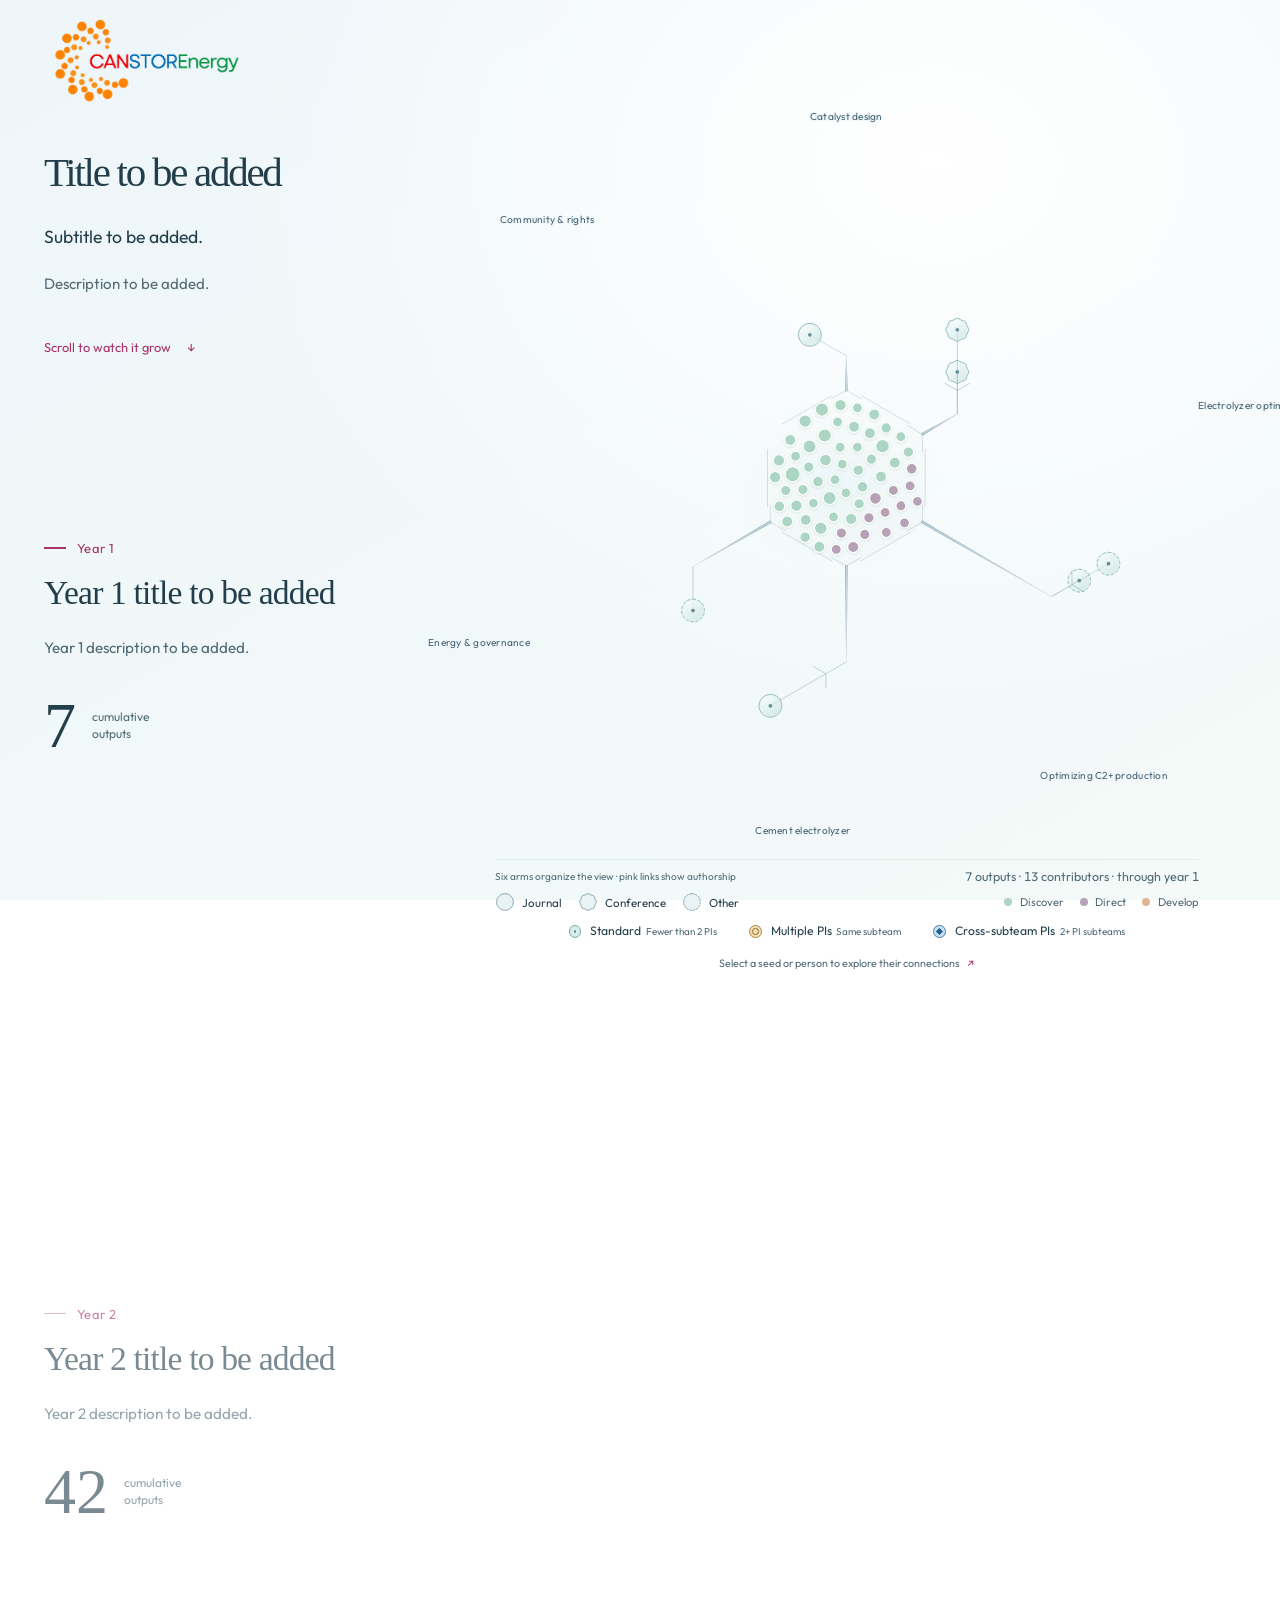
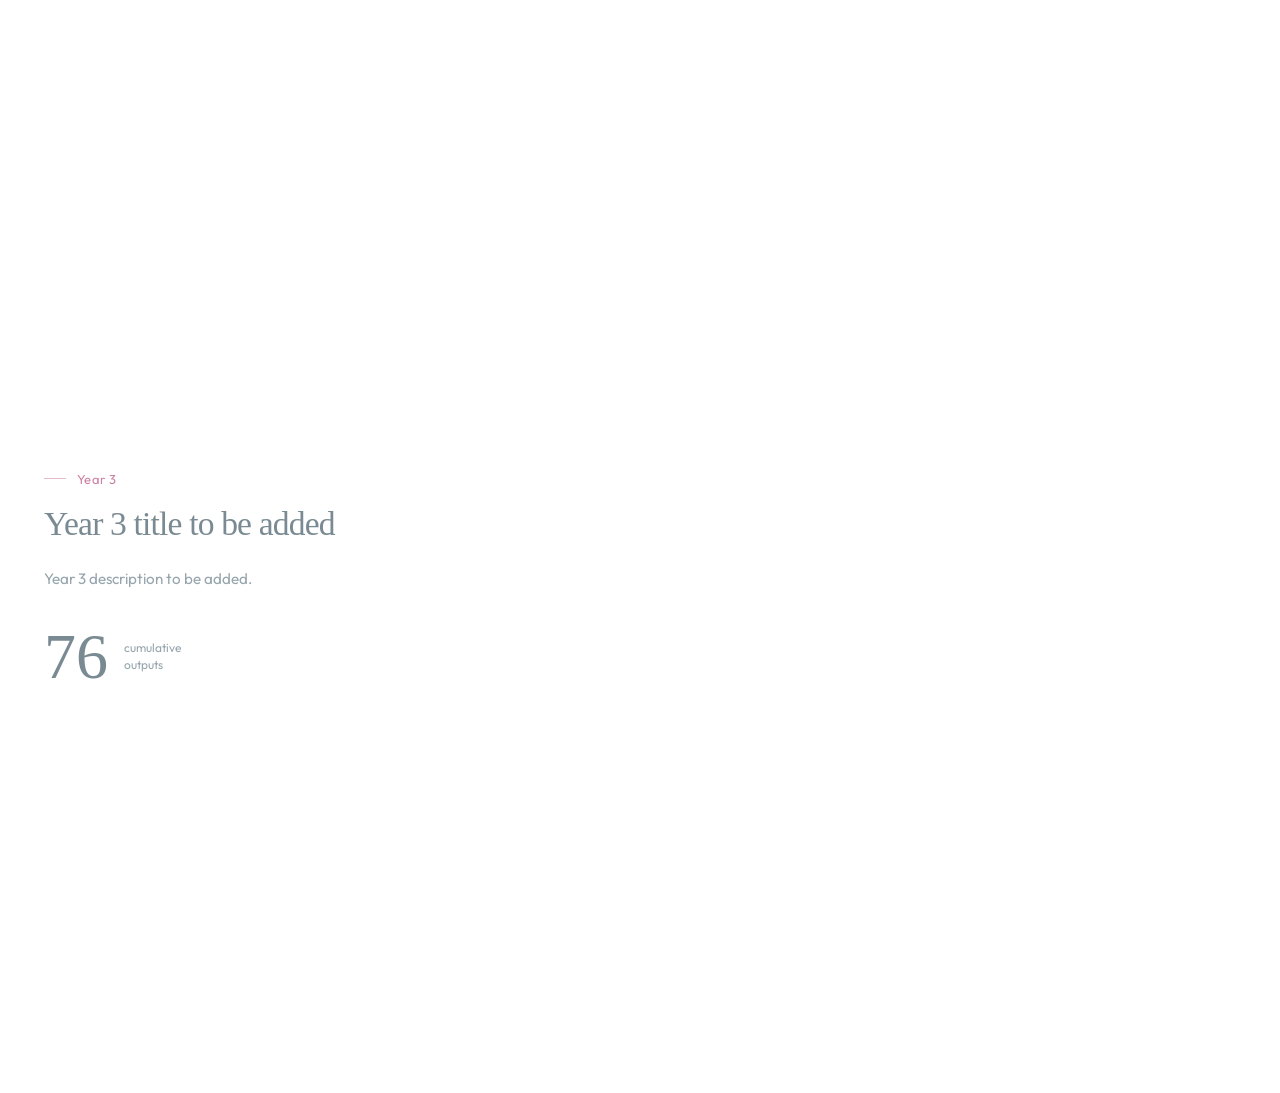
<file: index.html>
<!doctype html>
<html lang="en">
<head>
  <meta charset="utf-8">
  <meta name="viewport" content="width=device-width,initial-scale=1">
  <meta name="description" content="An interactive visualization of CANSTOREnergy personnel and research output records.">
  <title>CANSTOREnergy · Snow crystal experiment</title>
  <link rel="icon" type="image/png" href="assets/branding/canstore-logo-transparent.png">
  <link rel="stylesheet" href="assets/dandelion.css?v=20261021b">
  <script defer src="assets/dandelion_data.js"></script>
  <script defer src="assets/dandelion_layout.js?v=20261021b"></script>
  <script defer src="assets/dandelion_scopes.js?v=20261110-scopes"></script>
  <script defer src="assets/direct_enrichment.js?v=20261021b"></script>
  <script defer src="assets/snowflake_layout.js?v=20261103d"></script>
  <script defer src="assets/snowflake.js?v=20261110-scopes2"></script>
  <link rel="stylesheet" href="assets/snowflake.css?v=20261103d">
</head>
<body>
  <a class="skip-link" href="#research-story">Skip to the research story</a>
  <header class="page-header">
    <a class="brand" href="snowflake.html" aria-label="CANSTOREnergy — return to the beginning">
      <img src="assets/branding/canstore-logo-transparent.png" width="1935" height="812" alt="CANSTOREnergy">
    </a>
  </header>
  <main id="research-story">
    <aside class="story" aria-label="Three years of research">
      <div class="story-intro">
        <h1 class="placeholder-text">Title to be added</h1>
        <p class="intro placeholder-text">Subtitle to be added.</p>
        <p class="explanation placeholder-text">Description to be added.</p>
        <a class="scroll-cue" href="#year-1">Scroll to watch it grow <span aria-hidden="true">↓</span></a>
      </div>
      <section class="chapter" id="year-1" data-chapter="1">
        <span class="chapter-year">Year 1</span>
        <h2 class="placeholder-text">Year 1 title to be added</h2>
        <p class="placeholder-text">Year 1 description to be added.</p>
        <div class="chapter-count"><strong>7</strong><span>cumulative<br>outputs</span></div>
      </section>
      <section class="chapter" id="year-2" data-chapter="2">
        <span class="chapter-year">Year 2</span>
        <h2 class="placeholder-text">Year 2 title to be added</h2>
        <p class="placeholder-text">Year 2 description to be added.</p>
        <div class="chapter-count"><strong>42</strong><span>cumulative<br>outputs</span></div>
      </section>
      <section class="chapter" id="year-3" data-chapter="3">
        <span class="chapter-year">Year 3</span>
        <h2 class="placeholder-text">Year 3 title to be added</h2>
        <p class="placeholder-text">Year 3 description to be added.</p>
        <div class="chapter-count"><strong>76</strong><span>cumulative<br>outputs</span></div>
      </section>
    </aside>
    <div class="visual-column">
      <div class="pinned-view">
        <section class="visual" aria-label="Interactive research snow crystal">
          <svg id="flower" viewBox="10 15 880 830" role="group" aria-label="Research outputs on six crystalline arms surrounding a fixed core of contributors"></svg>
          <div id="tooltip" role="tooltip" hidden></div>
        </section>
        <div class="graph-caption">
          <p class="crystal-note">Six arms organize the view · pink links show authorship</p>
          <div class="graph-status"><p id="count" aria-live="polite">Loading research records…</p></div>
          <div class="legend type-legend" aria-label="Seed shapes show output type">
            <span><svg viewBox="-12 -12 24 24" data-type-symbol="journal" aria-hidden="true"></svg>Journal</span>
            <span><svg viewBox="-12 -12 24 24" data-type-symbol="conference" aria-hidden="true"></svg>Conference</span>
            <span title="Other outputs, interviews, and reports or briefs"><svg viewBox="-12 -12 24 24" data-type-symbol="other" aria-hidden="true"></svg>Other</span>
          </div>
          <div class="legend output-legend" aria-label="Output legend: PI means principal investigator">
            <span title="Fewer than two recorded PI authors"><i class="standard-key" aria-hidden="true"></i><span class="legend-copy">Standard<small>Fewer than 2 PIs</small></span></span>
            <span title="At least two recorded PI authors, all from the same subteam"><i class="multiple-key" aria-hidden="true"></i><span class="legend-copy">Multiple PIs<small>Same subteam</small></span></span>
            <span title="At least two recorded PI authors representing different subteams"><i class="cross-pi-key" aria-hidden="true"></i><span class="legend-copy">Cross-subteam PIs<small>2+ PI subteams</small></span></span>
          </div>
          <div class="legend people-legend" aria-label="People by subteam">
            <span><i class="discover" aria-hidden="true"></i>Discover</span>
            <span><i class="direct" aria-hidden="true"></i>Direct</span>
            <span title="No contributors from Develop are recorded in the current outputs"><i class="develop" aria-hidden="true"></i>Develop</span>
          </div>
        </div>
        <div class="detail-dock" id="detail-dock">
          <p class="details-empty" id="details-empty">Select a seed or person to explore their connections <span aria-hidden="true">↗</span></p>
          <section class="detail-shell" id="detail-shell" hidden aria-labelledby="detail-title">
            <div class="detail-surface">
              <div class="detail-toolbar"><div class="detail-navigation"><button id="detail-back" type="button" hidden aria-label="Back to previous details">← Back</button><span id="detail-kind">Research output</span></div><button id="clear" type="button" aria-label="Close selection details">Close <span aria-hidden="true">×</span></button></div>
              <div id="details" tabindex="0" aria-label="Selection details"></div>
              <p id="details-scroll-hint" hidden>More details below <span aria-hidden="true">↓</span></p>
            </div>
          </section>
          <p class="sr-only" id="selection-announcement" aria-live="polite"></p>
        </div>
      </div>
    </div>
  </main>
  <noscript><p class="load-error">Enable JavaScript to explore the interactive flower. The research story remains available above.</p></noscript>
</body>
</html>
</file>
<file: assets/dandelion.css>
@font-face{font-family:Outfit;src:url('fonts/outfit-regular.ttf') format('truetype');font-weight:400;font-display:swap}
@font-face{font-family:Outfit;src:url('fonts/outfit-medium.ttf') format('truetype');font-weight:500;font-display:swap}
@font-face{font-family:Outfit;src:url('fonts/outfit-semibold.ttf') format('truetype');font-weight:600;font-display:swap}
:root{--ink:#163e36;--muted:#53675f;--pink:#aa326b;--mint:#afd4c3;--mauve:#b6a3b8;--peach:#deb493;--paper:#f5f6ed;--ease:cubic-bezier(.22,.75,.24,1);--layer-pinned:2;--layer-tooltip:3;--layer-skip:4}
*{box-sizing:border-box}html{scroll-behavior:smooth}body{margin:0;color:var(--ink);background:radial-gradient(ellipse at 75% 16%,#eff7f5 0,transparent 65%),linear-gradient(155deg,#f4f9fa 15%,#f5f5e8 100%);font-family:Outfit,sans-serif;min-height:100dvh}button,a{-webkit-tap-highlight-color:transparent}button{font:inherit;cursor:pointer}a{color:inherit;text-decoration:none}button:focus-visible,a:focus-visible,#details:focus-visible{outline:2px solid var(--pink);outline-offset:4px}button:active{transform:scale(.98)}[hidden]{display:none!important}.sr-only{position:absolute;width:1px;height:1px;overflow:hidden;clip-path:inset(50%);white-space:nowrap}.skip-link{position:fixed;top:1rem;left:1rem;z-index:var(--layer-skip);background:var(--paper);padding:1rem;transform:translateY(-200%)}.skip-link:focus{transform:none}
.page-header{max-width:1460px;margin:auto;padding:1.2rem 2.75rem .3rem;display:flex;align-items:center;min-height:6rem}.brand{display:inline-flex}.brand img{display:block;width:12.5rem;height:auto;object-fit:contain}
main{display:grid;grid-template-columns:minmax(240px,1fr) minmax(0,2fr);gap:1.5rem;max-width:1460px;margin:auto;padding:0 2.75rem}.story{min-width:0}.story-intro{padding:2.75rem 0 1rem}h1,h2,p{margin-top:0}h1,h2,.chapter-count strong{font-family:Georgia,'Times New Roman',serif;font-weight:400}h1{font-size:clamp(2.3rem,3.2vw,3.15rem);line-height:1.02;letter-spacing:-.055em;margin-bottom:1.75rem;max-width:340px}h2{letter-spacing:-.025em;text-wrap:balance}.intro{font-size:1.1rem;line-height:1.65;margin-bottom:1.25rem}.explanation{font-size:.94rem;line-height:1.75;max-width:285px;color:var(--muted);text-wrap:pretty}.scroll-cue{display:inline-flex;align-items:center;gap:1rem;font-size:.8rem;color:var(--pink);margin:1.25rem 0;padding:.45rem 0}.scroll-cue span{transition:transform .4s var(--ease)}.scroll-cue:hover span{transform:translateY(4px)}.chapter{min-height:85dvh;padding:15dvh 0 12dvh;opacity:.6;transition:opacity .6s var(--ease);scroll-margin-top:24dvh}.chapter.active{opacity:1}.chapter-year{display:inline-flex;align-items:center;gap:.65rem;font-size:.81rem;color:var(--pink);letter-spacing:.04em}.chapter-year::before{content:"";width:1.4rem;height:1px;background:currentColor;opacity:.55}.chapter.active .chapter-year::before{height:2px;opacity:1}.chapter h2{font-size:2.1rem;margin:1.1rem 0 1.4rem;line-height:1.12}.chapter p{font-size:.95rem;line-height:1.85;max-width:295px;color:var(--muted);text-wrap:pretty}.chapter-count{display:flex;gap:1rem;align-items:center;margin:2rem 0}.chapter-count strong{font-size:4rem;line-height:1;font-variant-numeric:tabular-nums}.chapter-count span{font-size:.75rem;color:var(--muted);line-height:1.4}.chapter:last-child{padding-bottom:25dvh}
.visual-column{min-width:0}.pinned-view{position:sticky;top:1rem;height:calc(100dvh - 2rem);max-height:1100px;display:grid;grid-template-rows:minmax(0,1fr) auto auto;gap:.55rem}.pinned-view.has-selection{grid-template-rows:minmax(0,1fr) auto 15rem}.visual{position:relative;min-height:0;min-width:0}.visual svg{display:block;width:100%;height:100%;overflow:visible}.graph-caption{text-align:center}.graph-status{display:flex;justify-content:center;align-items:center;gap:1rem;margin-bottom:.65rem}#count{font-size:.78rem;color:var(--muted);margin:0;font-variant-numeric:tabular-nums}.legend{display:flex;gap:1rem;justify-content:center;align-items:center;flex-wrap:wrap;font-size:.76rem}.legend > span{display:flex;align-items:center;gap:.45rem}.legend i{width:.52rem;height:.52rem;border-radius:50%;display:inline-block}.discover{background:var(--mint)}.direct{background:var(--mauve)}.develop{background:var(--peach)}.output-legend{gap:1.5rem}.legend-copy{display:block;text-align:left;line-height:1.35}.legend-copy small{display:block;font-size:.66rem;color:var(--muted);font-weight:400;margin-top:.12rem}.output-legend > span{gap:.55rem}.output-legend i{flex-shrink:0}.people-legend{margin-top:.8rem;font-size:.7rem;color:var(--muted)}.legend .standard-key,.legend .multiple-key,.legend .cross-pi-key{width:.8rem;height:.8rem;border:1px solid #79a68f;background:#d2eadd;position:relative}.legend .standard-key::after{content:'';position:absolute;inset:4px;background:#427760;border-radius:50%}.legend .multiple-key{background:#efdfb4;border-color:#ac873d}.legend .multiple-key::after{content:'';position:absolute;inset:2px;border:1px solid #946b25;border-radius:50%}.legend .cross-pi-key{background:#c5e2f2;border-color:#477fa8}.legend .cross-pi-key::after{content:'';position:absolute;inset:3px;background:#245e89;transform:rotate(45deg)}.graph-note{font-size:.68rem;line-height:1.65;color:var(--muted);margin:.5rem 0 .1rem}
.stem{fill:#315f4f;stroke:none;opacity:.73;transition:opacity .4s var(--ease)}.has-selection .stem{opacity:.24}.has-selection .scope-label{opacity:.45}.branch{fill:none;stroke:#5a8c79;opacity:.52;transition:opacity .4s var(--ease)}.seed,.person{cursor:pointer;outline:none;transition:opacity .4s var(--ease)}.seed:focus-visible .halo,.person:focus-visible .person-dot{stroke:var(--pink);stroke-width:3}.seed .halo{stroke:#6e9e89;stroke-width:.8;fill:#c5e4d7;fill-opacity:.24;transition:fill-opacity .25s var(--ease),stroke .25s var(--ease),stroke-width .25s var(--ease)}.filament{stroke:#659580;stroke-width:.7;opacity:.45;fill:none;pointer-events:none}.seed:hover .halo,.seed:focus-visible .halo{fill-opacity:.75;stroke-width:1.8}.person:hover .person-dot{stroke:#557e6d;stroke-width:2.3}.seed.selected .selection-ring{opacity:1}.seed.selected .halo{fill-opacity:.9}.selection-ring{fill:none;stroke:var(--pink);stroke-width:2.5;opacity:0;transition:opacity .3s var(--ease);pointer-events:none}.dim{opacity:.24!important}.person-dot{stroke:#f0f7ee;stroke-width:1.3;transition:stroke .35s var(--ease),stroke-width .35s var(--ease)}.person.selected .person-dot{stroke:var(--pink);stroke-width:2.8}.author-link{fill:none;stroke:var(--pink);stroke-width:1.5;opacity:.7;pointer-events:none}.scope-label{font:10px Outfit,sans-serif;fill:#526d60;letter-spacing:.02em;pointer-events:none}.multiple-pi .halo{fill:#ecd89d;stroke:#a78744;fill-opacity:.46}.multiple-pi .filament{stroke:#9d7b35}.multiple-pi .seed-heart{fill:#8b662b}.pi-inner{fill:none;stroke:#a17c35;stroke-width:1}.cross-pi .halo{fill:#a8d4ee;stroke:#477fa8;fill-opacity:.5}.cross-pi .filament{stroke:#5088af}.pi-diamond{fill:#245e89;stroke:#fcf6f4;stroke-width:.8}.multiple-pi .seed-tip{fill:#b59a63}.cross-pi .seed-tip{fill:#719dbb}.seed-tip{fill:#9dbfaf;fill-opacity:.65;pointer-events:none}.seed-heart{fill:#6d9f89}.person-hit{fill:transparent}.core-wash{fill:url(#core-wash);pointer-events:none}
#tooltip{position:absolute;pointer-events:none;background:#fcfdf6f5;color:var(--ink);padding:.65rem .8rem;max-width:min(22rem,100%);font-size:.8rem;line-height:1.5;border-radius:.55rem;box-shadow:0 6px 30px #234f3914,inset 0 0 0 1px #b9cdc26b;z-index:var(--layer-tooltip)}
.detail-dock{min-height:0;margin:0 .4rem}.details-empty{text-align:center;font-size:.72rem;line-height:1.5;color:var(--muted);margin:.2rem 0 .3rem}.details-empty span{color:var(--pink);margin-left:.3rem}.detail-shell{height:100%;border:1px solid #bdcec1;border-radius:.85rem;background:#fcfdf6;box-shadow:0 5px 20px #244c3709}.detail-surface{height:100%;display:flex;flex-direction:column;border-radius:inherit;overflow:hidden}.detail-toolbar{display:flex;align-items:center;justify-content:space-between;gap:1rem;padding:.45rem 1.1rem .2rem;color:var(--pink);font-size:.72rem;font-weight:500;flex-shrink:0}#clear{display:inline-flex;align-items:center;gap:.55rem;background:none;border:0;padding:.25rem .1rem .25rem .7rem;font-size:.75rem;color:var(--ink);border-radius:1rem;min-height:2.5rem;transition:background .3s var(--ease)}#clear:hover{background:#e9efe6}#clear span{font-size:1.2rem;width:1.7rem;height:1.7rem;display:grid;place-items:center;background:#ecf0e8;border-radius:50%;line-height:1}#details{overflow:auto;overscroll-behavior:contain;scrollbar-width:thin;scrollbar-color:#b2c9bb transparent;padding:.2rem 1.1rem 1.2rem;min-height:0}#detail-title{font-size:1.35rem;line-height:1.35;margin:0 0 .75rem;max-width:65ch;text-wrap:pretty}.record-body{display:grid;grid-template-columns:1fr 1.15fr;gap:1.5rem}.record-related{border-left:1px solid #dce5d9;padding-left:1.25rem}.record-meta{display:grid;grid-template-columns:repeat(2,minmax(0,1fr));gap:.6rem 1rem;margin:0}.record-meta div{min-width:0}.record-meta dt{font-size:.7rem;color:#6b7e72;margin-bottom:.14rem}.record-meta dd{font-size:.84rem;line-height:1.45;margin:0;overflow-wrap:anywhere}.pi-status{display:flex;align-items:center;gap:.45rem;font-size:.87rem;font-weight:500;margin:0 0 .2rem}.pi-status::before{content:"";width:.5rem;height:.5rem;border-radius:50%;background:#89b6a0;flex-shrink:0}.pi-status.multiple-pi::before{background:#d6b875;box-shadow:inset 0 0 0 2px #f2e9d1;border:1px solid #a78744}.pi-status.cross-pi::before{background:#477fa8;border-radius:0;transform:rotate(45deg)}.pi-status.multiple-pi{color:#826023}.pi-status.cross-pi{color:#245e89}.pi-summary{margin:0 0 .7rem}.collaboration-status{font-size:.77rem;color:var(--ink);line-height:1.5;margin:0 0 .5rem}.collaboration-status.is-cross{color:var(--pink)}.contributor-list,.output-list{list-style:none;margin:.4rem 0 0;padding:0}.contributor-list li{display:grid;grid-template-columns:minmax(0,1fr) auto;gap:.6rem;align-items:baseline;padding:.3rem 0;border-bottom:1px solid #dce5d96b}.contributor-list li:last-child{border-bottom:0}.record-link{border:0;background:none;padding:0;color:var(--ink);text-align:left;font-size:.85rem;line-height:1.5;text-decoration:underline;text-decoration-color:#819a8d55;text-underline-offset:3px}.record-link:hover{color:var(--pink);text-decoration-color:var(--pink)}.team-tag{color:var(--muted);font-size:.72rem}.publication-link{display:inline-flex;align-items:center;gap:.7rem;background:#e9efe5;color:var(--ink);padding:.35rem .4rem .35rem .75rem;border-radius:2rem;font-size:.72rem;margin-top:.75rem}.publication-link span{display:grid;place-items:center;background:#d7e5d9;border-radius:50%;height:1.5rem;width:1.5rem;transition:transform .3s var(--ease)}.publication-link:hover span{transform:translate(1px,-1px)}.record-note{font-size:.8rem;line-height:1.55;color:var(--muted);margin:.6rem 0 0}.list-heading{font-size:.8rem;font-weight:500;margin:0 0 .5rem}.output-list li{padding:.45rem 0;box-shadow:0 1px 0 #ccd9cb60}.output-year{font-size:.71rem;color:var(--muted);display:block;margin-top:.15rem}.load-error{padding:2rem;color:var(--pink)}
@media(max-height:760px) and (min-width:801px){.pinned-view.has-selection{grid-template-rows:minmax(0,1fr) auto 12rem}.graph-note{display:none}.page-header{min-height:4.5rem}.brand img{width:10rem}}
@media(max-width:1050px) and (min-width:801px){main{grid-template-columns:minmax(210px,1fr) minmax(0,2fr);gap:1rem;padding:0 1.75rem}.page-header{padding-left:1.75rem}.record-body{grid-template-columns:1fr;gap:.9rem}.record-related{border-left:0;border-top:1px solid #dce5d9;padding:1rem 0 0}.legend{gap:.7rem}.scope-label{font-size:11px}}
@media(max-width:800px){.page-header{padding:.9rem 1.25rem .3rem;min-height:0}.brand img{width:10rem}main{display:flex;flex-direction:column;padding:0 1.25rem;gap:0}.visual-column{display:contents}.pinned-view{order:-1;top:0;height:68dvh;min-height:min(470px,68dvh);max-height:640px;grid-template-rows:minmax(0,1fr) auto auto;gap:.3rem;z-index:var(--layer-pinned);background:linear-gradient(155deg,#f2f8f7,#f4f5e9);margin:0 -1.25rem;padding:.4rem .75rem .6rem;box-shadow:0 8px 15px #31533e05}.pinned-view.has-selection{grid-template-rows:minmax(0,1fr) auto 11.5rem;height:68dvh;min-height:470px}.scope-label{display:none}.graph-status{margin:0 0 .5rem;gap:.8rem}#count{font-size:.65rem}.legend{font-size:.69rem;gap:.7rem}.output-legend{display:grid;grid-template-columns:repeat(3,auto);gap:.8rem}.output-legend > span{gap:.35rem}.legend-copy small{font-size:.61rem}.people-legend{font-size:.65rem}.graph-note{display:block;font-size:.63rem;max-width:34rem;margin:.5rem auto .1rem}.graph-note br{display:none}.detail-dock{margin:0 .1rem}.details-empty{font-size:.65rem}.people-legend{margin-top:.4rem}.detail-toolbar{padding:.3rem .8rem 0}.detail-toolbar #clear{min-height:2rem}#details{padding:.2rem .8rem 1rem}#detail-title{font-size:1.15rem}.record-body{grid-template-columns:1fr;gap:.9rem}.record-related{border-left:0;border-top:1px solid #dce5d9;padding:.8rem 0 0}.record-meta{grid-template-columns:repeat(2,minmax(0,1fr))}.record-link{font-size:.85rem;padding:.15rem 0}.team-tag{font-size:.72rem}.story-intro{padding:2.4rem 0 .5rem}h1{font-size:2.85rem;max-width:none}.explanation{max-width:440px}.chapter{min-height:85dvh;padding:12dvh 0 18dvh;scroll-margin-top:72dvh}.chapter p{max-width:440px}.chapter:last-child{padding-bottom:40dvh}.chapter h2{font-size:1.95rem}.pinned-view.has-selection .graph-note,.pinned-view.has-selection .people-legend{display:none}}
@media(max-width:380px){.output-legend{gap:.4rem}.output-legend > span{gap:.25rem}.legend-copy{font-size:.62rem}.legend-copy small{font-size:.56rem}.contributor-list li{grid-template-columns:1fr;gap:0}}
@media(max-width:800px) and (max-height:620px){.pinned-view,.pinned-view.has-selection{height:70dvh;min-height:0}.pinned-view.has-selection{grid-template-rows:minmax(0,1fr) auto 9rem}.graph-note{display:none}.legend-copy small{display:none}.chapter{scroll-margin-top:74dvh}}
@media(prefers-reduced-motion:reduce){html{scroll-behavior:auto}*,*::before,*::after{animation:none!important;transition:none!important}}

#flower{outline:none}.seed-art,.seed-pulse{transform-origin:0 0}

#details-scroll-hint{margin:0;padding:.15rem 1rem .35rem;text-align:right;font-size:.63rem;color:var(--muted);flex-shrink:0;background:#fcfdf6;box-shadow:0 -7px 12px #fcfdf6}#details-scroll-hint span{margin-left:.4rem}

/* Silhouette encodes output type; color and the centre encode PI collaboration. */
.type-legend{gap:1.35rem;margin-bottom:.7rem;font-size:.72rem;color:var(--ink)}.type-legend svg{width:1.25rem;height:1.25rem;flex-shrink:0;fill:#dce9de;stroke:#537c68;stroke-width:1.2;stroke-linejoin:round}.seed .halo{stroke-linejoin:round}
@media(max-width:800px){.type-legend{gap:1rem;margin-bottom:.45rem;font-size:.65rem}.type-legend svg{width:1.1rem;height:1.1rem}}

.seed[data-output-shape="other"] .halo{stroke-dasharray:3 3;stroke-linecap:round}.type-legend [data-type-symbol="other"] path{stroke-dasharray:2 2;stroke-linecap:round}

/* Shallow lighting and contrast layers give the canopy depth without changing data sizes. */
.seed-light{fill:url(#seed-light);pointer-events:none;opacity:.3}.twig[data-depth="front"] .halo{stroke-width:1;fill-opacity:.36}.twig[data-depth="back"] .halo{fill-opacity:.18}.twig[data-depth="front"] .branch{opacity:.64}.twig[data-depth="back"] .branch{opacity:.34}.twig[data-depth="back"] .filament{opacity:.42}.twig[data-depth="front"] .filament{opacity:.5}.twig .seed:hover .halo,.twig .seed:focus-visible .halo{fill-opacity:.8;stroke-width:1.8}.twig .seed.selected .halo{fill-opacity:.9}.person-dot{filter:drop-shadow(0 1px 1px #315f4f20)}.has-selection .seed-light{opacity:.45}

/* DIRECT context remains separate from authored-output data and the flower layout. */
.pinned-view.has-selection .detail-navigation{display:flex;align-items:center;gap:.7rem;min-width:0}#detail-back{background:none;border:0;border-right:1px solid #cfdbce;padding:.4rem .7rem .4rem 0;color:var(--ink);font-size:.72rem;white-space:nowrap}#detail-back:hover{color:var(--pink)}.context-eyebrow{font-size:.75rem;color:var(--muted);margin:-.35rem 0 .9rem}.direct-context{margin:0 0 1rem;padding-bottom:.85rem;border-bottom:1px solid #dce5d9}.context-role{font-size:.8rem;margin:0;color:var(--ink)}.context-expansion{margin-top:.6rem}.context-expansion summary{cursor:pointer;font-size:.8rem;line-height:1.5;padding:.35rem 0;color:var(--ink)}summary:focus-visible{outline:2px solid var(--pink);outline-offset:3px}.area-label{font-size:.71rem;font-weight:500;color:var(--muted);margin:.75rem 0 .2rem}.workstream-list{list-style:none;padding:0;margin:.2rem 0 .5rem}.workstream-list li{margin:.25rem 0}.context-output-heading{margin-top:1.2rem}.workstream-roster{list-style:none;margin:.45rem 0 0;padding:0}.workstream-roster li{padding:.35rem 0;border-bottom:1px solid #dce5d96b}.roster-name{font-size:.85rem}.roster-status{display:block;font-size:.65rem;color:var(--muted);line-height:1.45;margin-top:.1rem}.roster-note{margin-top:.25rem}.person.workstream-member .person-dot{stroke:#75617e;stroke-width:2.5;stroke-dasharray:2 1.5}
@media(max-width:800px){.detail-navigation{gap:.4rem}.detail-toolbar{gap:.4rem}#detail-back{padding-right:.4rem}}

/* Compact captions leave more height for the flower on narrow screens. */
@media(max-width:800px){
  .pinned-view{height:min(72dvh,calc(100vw + 7rem));max-height:700px;gap:.2rem;padding-top:.15rem}
  .pinned-view.has-selection{height:72dvh;min-height:min(520px,80dvh)}
  .graph-caption{display:grid;grid-template-columns:1fr;gap:.32rem}
  .graph-status,.type-legend,.people-legend{margin:0}
  .type-legend svg{width:.95rem;height:.95rem}
  .output-legend{gap:.65rem}
  .legend-copy{font-size:.65rem;line-height:1.2}
  .legend-copy small{font-size:.6rem;margin-top:.06rem}
  .people-legend{font-size:.63rem}
  .details-empty{margin:0;font-size:.62rem}
  .chapter{scroll-margin-top:76dvh}
}
@media(max-width:800px) and (max-height:620px){
  .pinned-view,.pinned-view.has-selection{height:70dvh;min-height:0}
  .chapter{scroll-margin-top:74dvh}
}
</file>
<file: assets/snowflake.css>
/* Local snow crystal experiment; the dandelion styles and renderer stay intact. */
.comparison-link{margin-left:auto;font-size:.75rem;color:var(--muted);padding:.6rem 0;border-bottom:1px solid #b9cfc3}
.comparison-link:hover{color:var(--pink)}
.crystal-spine{fill:#8daab7;stroke:none;opacity:.85;transition:opacity .3s}
.branch{stroke:#7e9eac;stroke-linecap:butt;stroke-linejoin:miter}
.seed .halo{stroke-width:1;fill-opacity:.58}
.twig[data-depth="front"] .halo,.twig[data-depth="back"] .halo{fill-opacity:.58;stroke-width:1}
.twig[data-depth="front"] .branch,.twig[data-depth="back"] .branch{opacity:.52}
.person-dot{filter:none}
.crystal-note{margin:0 0 .55rem;font-size:.65rem;line-height:1.4;color:var(--muted)}
.scope-label{font-size:12px;fill:#466675;letter-spacing:.025em;paint-order:stroke;stroke:#f1f7fa;stroke-width:3px;stroke-linejoin:round}
@media(max-width:800px){
  .comparison-link{font-size:.65rem;max-width:8rem;text-align:right}
  .crystal-note{font-size:.6rem;margin:0}
  .pinned-view.has-selection .crystal-note{display:none}
}

/* A slow light passage follows the crystal shafts; data nodes remain still. */
.crystal-current{fill:none;stroke:#8fbfce;stroke-width:2.2;stroke-linecap:round;opacity:0;pointer-events:none}
.crystal-corner{stroke:#8bafa2;stroke-width:.9;stroke-linejoin:round;opacity:.6;pointer-events:none}
.crystal-facet{stroke:#87aa9d;stroke-width:.8;stroke-linecap:round;opacity:.55;pointer-events:none}
.has-selection .crystal-facet{opacity:.15}
@media(prefers-reduced-motion:reduce){.crystal-current{display:none!important}}

/* Faceted surfaces share an upper-left light source; colors still encode data. */
.crystal-ridge{stroke:#ffffff;stroke-width:.65;opacity:.9;pointer-events:none}
.crystal-glass{fill:url(#crystal-light);stroke:none;pointer-events:none}
.crystal-core{fill:url(#crystal-light);fill-opacity:.2;stroke:none;pointer-events:none}
.person-dot{stroke:#fbfff8;stroke-width:1.6;filter:drop-shadow(0 1px 1px #315f4f20)}
.crystal-corner{stroke:#94b2bf;stroke-width:1;opacity:.45}
.crystal-facet{stroke:#86a8b6;stroke-width:.9;opacity:.65}
.has-selection .crystal-core{opacity:.35}
.seed:hover .crystal-glass,.seed:focus-visible .crystal-glass{opacity:.65}
@media(min-width:1100px){
  .graph-caption{display:grid;grid-template-columns:1fr 1fr;gap:.5rem 1.4rem;max-width:44rem;width:100%;margin:0 auto;padding-top:.6rem;border-top:1px solid #bfd3c54d}
  .graph-caption .crystal-note{margin:0;text-align:left;align-self:center;font-size:.63rem}
  .graph-caption .graph-status{margin:0;justify-content:flex-end}
  .graph-caption .type-legend{margin:0;justify-content:flex-start;gap:1rem}
  .graph-caption .people-legend{margin:0;justify-content:flex-end}
  .graph-caption .output-legend{grid-column:1/-1;grid-row:3;gap:2rem;padding-top:.2rem}
  .graph-caption .legend-copy small{display:inline;margin-left:.3rem;font-size:.62rem}
  .details-empty{font-size:.67rem;margin-top:.4rem}
}
@media(prefers-reduced-motion:reduce){.crystal-glass{transition:none}}

/* Frosted mint and ice blue: semantic PI and personnel colors are retained. */
:root{--ink:#233e4b;--muted:#526b77;--paper:#f2f8fa}
body{background:radial-gradient(ellipse at 73% 18%,#ffffff 0,transparent 55%),linear-gradient(150deg,#eef6fa,#f3faf8);background-attachment:fixed}
.crystal-frame{fill:none;stroke:#9dbac5;stroke-width:.8;opacity:.6;pointer-events:none}
.has-selection .crystal-frame{opacity:.22}
.standard .halo{fill:#d6eeea;stroke:#7da7ac}
.standard .seed-heart{fill:#668e98}
.legend .standard-key{background:#d6eeea;border-color:#7da7ac}
.legend .standard-key::after{background:#668e98}
.type-legend svg{fill:#e9f3f5;stroke:#7796a3}
.comparison-link{border-color:#c2d5df}
.detail-shell{background:#fbfdfe;border-color:#bfd3dc;box-shadow:0 5px 20px #27495709}
#tooltip{background:#fafdfff5;box-shadow:0 6px 30px #27495714,inset 0 0 0 1px #bdd2db80}
@media(max-width:800px){.pinned-view{background:linear-gradient(155deg,#eef6fa,#f3faf8);box-shadow:0 8px 15px #27495705}}
</file>
